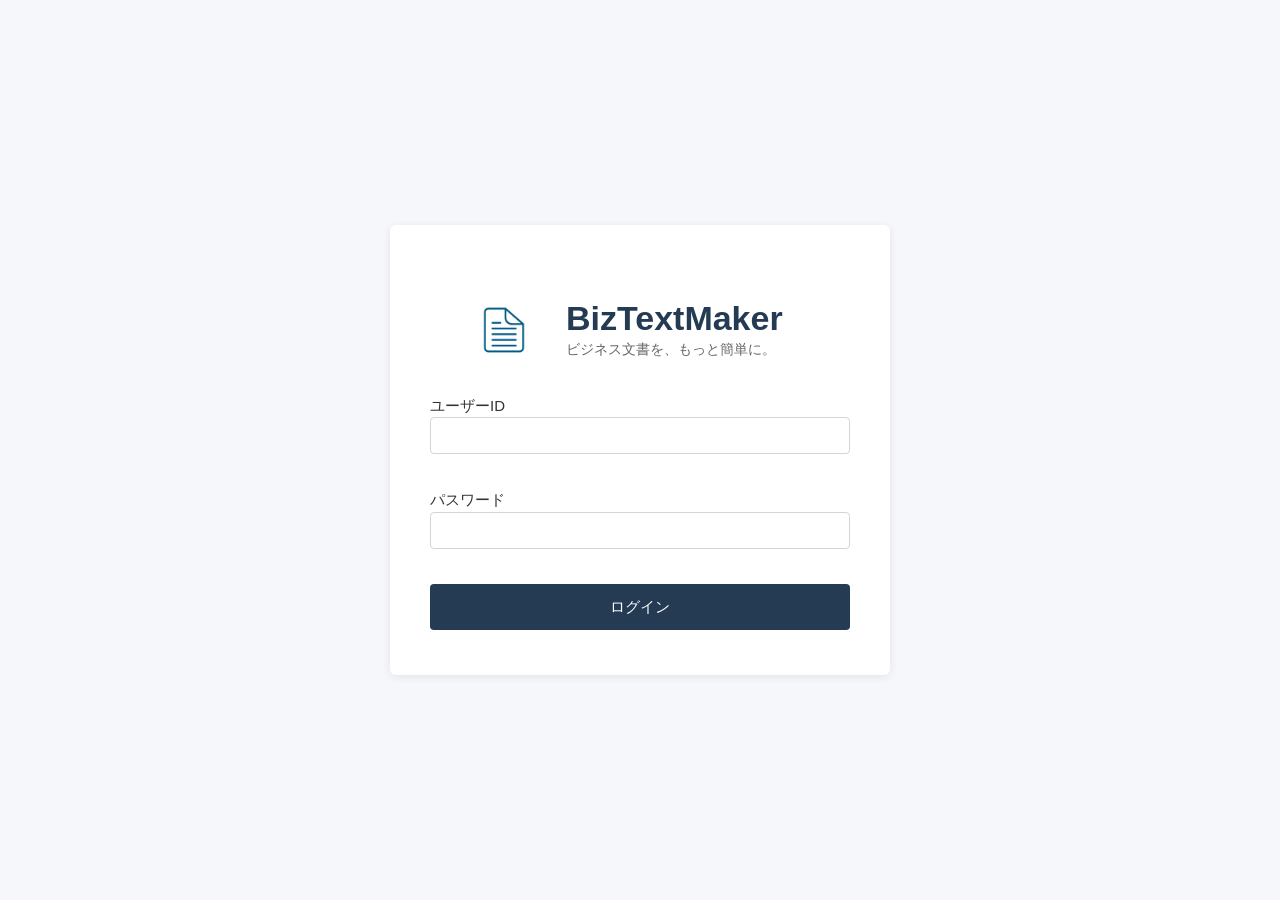
<file: index.html>
<!DOCTYPE html>
<html lang="ja">

<head>
    <meta charset="UTF-8">
    <title>BizTextMaker ログイン</title>

    <link rel="stylesheet" href="css/style.css">
    <link rel="stylesheet" href="css/login.css">
</head>

<body>

    <div class="login-container">

        <!-- ロゴ -->
        <div class="logo-area">

            <img
                src="images/txet.png"
                alt="BizTextMaker"
                class="login-logo">

            <div class="logo-text">
                <h1>BizTextMaker</h1>
                <p>ビジネス文書を、もっと簡単に。</p>
            </div>

        </div>

        <!-- ログインフォーム -->
        <form id="loginForm" autocomplete="off">

            <p>
                <label for="userId">ユーザーID</label>
                <input
                    type="text"
                    id="userId"
                    required>
            </p>

            <p>
                <label for="password">パスワード</label>
                <input
                    type="password"
                    id="password"
                    required>
            </p>

            <button
                type="submit"
                id="loginButton"
                class="login-button">
                ログイン
            </button>

        </form>

    </div>

    <script src="js/login.js"></script>

</body>

</html>
</file>
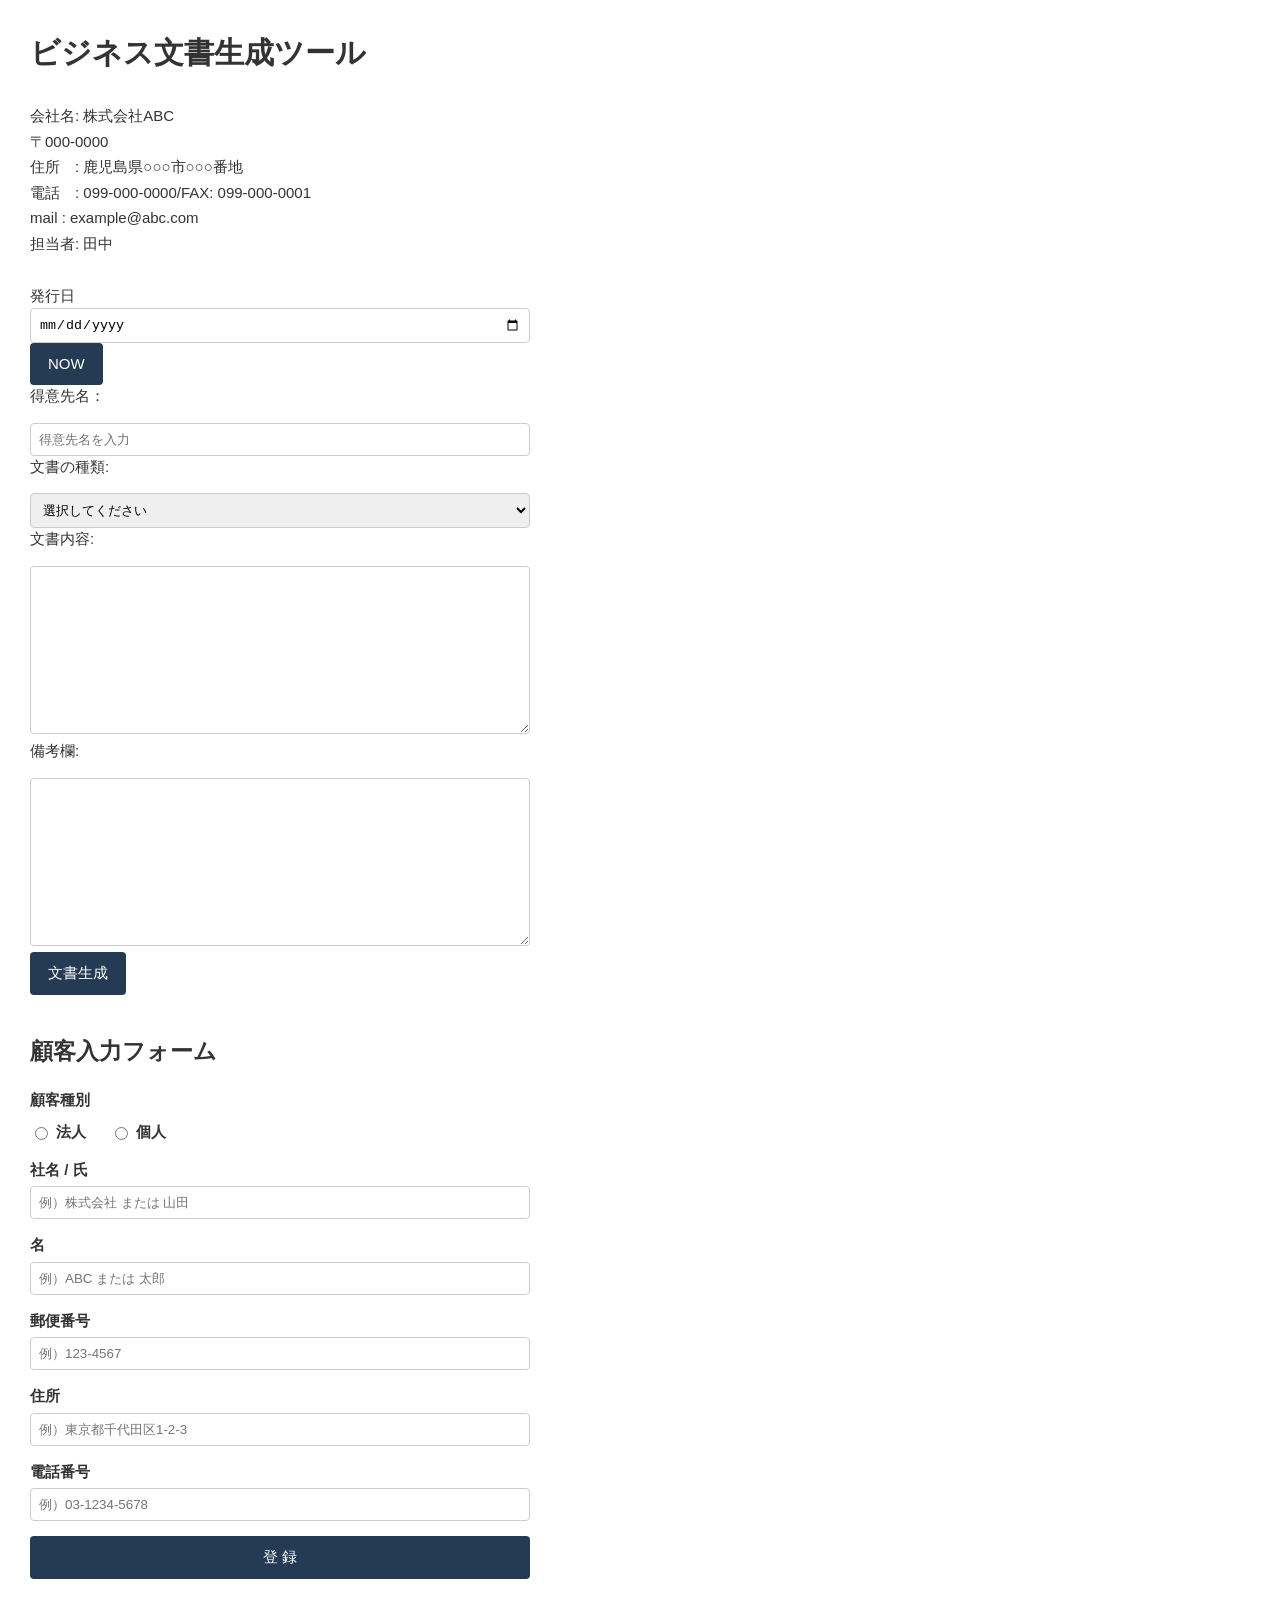
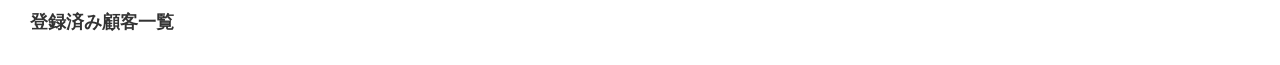
<file: main.html>
<!DOCTYPE html>
<html lang="ja">
<head>
    <meta charset="UTF-8">
    <meta name="viewport" content="width=device-width, initial-scale=1.0">
    <title>BizTextMaker</title>

    <link rel="stylesheet" href="css/style.css">
    

</head>

<body>
    <h1>ビジネス文書生成ツール</h1>

    <div class="company-info" id="companyInfo">
        
        <div class="company-block">
            <!-- 会社情報 -->
            <p>会社名: 株式会社ABC</p>
            <p>〒000-0000</p>
            <p>住所　: 鹿児島県○○○市○○○番地</p>
            <p>電話　: 099-000-0000/FAX: 099-000-0001</p>
            <p>mail : example@abc.com</p>
            <p>担当者: 田中</p>
        </div>
    </div>

    <!-- 入力フォーム -->
    <div class="form-area">
        
        <!-- 発行日時 -->
            <label for="issueDate">
                発行日
            </label>
            <input type="date" id="issueDate">
            <button type="button" id="nowButton">NOW</button>

        <!-- 得意先名 -->
            <label class="form-item" for="customerName">
                得意先名：
            </label>
            
            <input type="text"
                id="customerName"
                list="customerList"
                placeholder="得意先名を入力">
        
            <datalist id="customerList">                
            </datalist>    
            
        <!-- 文書の種類 -->
            <label class="form-item" for="documentType">
                文書の種類:
            </label>
                <select 
                    id="documentType"
                    name="documentType">

                    <option value="">選択してください</option>
                    <option value="kakaku">価格改定のお知らせ</option>
                    <option value="yasumi">臨時休業のお知らせ</option>
                    <option value="saisoku">お支払い確認のお願い</option>
                    <option value="nouki">納期遅延のお知らせ</option>
                    <option value="maintenance">システムメンテナンス・サービス停止のお知らせ</option>
                    <option value="newService">新サービス・新機能追加のお知らせ</option>
                </select>
        
        <!-- 文書内容 -->
                <label class="form-item" for="documentContent">
                    文書内容:
                </label>
                <textarea
                    id="documentContent"
                    rows="10">
                </textarea>


        <!-- 備考 -->
            <label class="form-item" for="inputText">
                備考欄:
            </label>
            <textarea
                id="inputText"
                rows="10"
                placeholder="ここに備考を入力してください...">
            </textarea>


        <!-- 文書生成 -->
            <button id="createButton">
                文書生成
            </button>
        
    </div>
    <!-- フォームエリアここまで -->

<!-- 顧客登録 -->
<div class="customer-area">

    <form id="customerForm">

        <h2>顧客入力フォーム</h2>

            <!-- 顧客種別 -->
            <div class="form-item">
                <label>
                    顧客種別
                </label>

                <div class="client-type">
                    <label class="client">
                        <input
                            type="radio"
                            name="clientType"
                            value="corporate"
                            required>
                        法人
                    </label>

                    <label class="client">
                        <input
                            type="radio"
                            name="clientType"
                            value="individual">
                        個人
                    </label>
                </div>
            </div>

            <!-- 社名 / 氏 -->
            <div class="form-item">
                <label for="nameLast">
                    社名 / 氏
                </label>

                <input
                    type="text"
                    id="nameLast"
                    class="form-input"
                    placeholder="例）株式会社 または 山田"
                    required>
            </div>

            <!-- 名 -->
            <div class="form-item">
                <label for="nameFirst">
                    名
                </label>

                <input
                    type="text"
                    id="nameFirst"
                    class="form-input"
                    placeholder="例）ABC または 太郎"
                    required>
            </div>

            <!-- 部署 -->
            <!--
            <div class="form-item">
                <label for="department">
                    部署
                </label>

                <input
                    type="text"
                    id="department"
                    class="form-input"
                    placeholder="例）営業部">
            </div>
            -->

            <!-- 担当者 -->
            <!--
            <div class="form-item">

                <label for="contactPerson">
                    担当者
                </label>

                <input
                    type="text"
                    id="contactPerson"
                    class="form-input"
                    placeholder="例）田中">

            </div>
            -->

            <!-- 郵便番号 -->
            <div class="form-item">
                <label for="postalCode">
                    郵便番号
                </label>

                <input
                    type="text"
                    id="postalCode"
                    class="form-input"
                    placeholder="例）123-4567"
                    required>
            </div>

            <!-- 住所 -->
            <div class="form-item">
                <label for="address">
                    住所
                </label>

                <input
                    type="text"
                    id="address"
                    class="form-input"
                    placeholder="例）東京都千代田区1-2-3"
                    required>
            </div>

            <!-- 電話番号 -->
            <div class="form-item">

                <label for="phoneNumber">
                    電話番号
                </label>

                <input
                    type="tel"
                    id="phoneNumber"
                    class="form-input"
                    inputmode="numeric"
                    placeholder="例）03-1234-5678"
                    required>
            </div>

            <!-- メールアドレス -->
            <!--
            <div class="form-item">
                <label for="email">
                    メールアドレス
                </label>

                <input
                    type="email"
                    id="email"
                    class="form-input"
                    placeholder="例）user@example.com">

            </div>
            -->

            <!-- 備考 -->
            <!--
            <div class="form-item">

                <label for="notes">
                    備考
                </label>

                <textarea
                    id="notes"
                    class="form-input"
                    placeholder="備考内容"></textarea>

            </div>
            -->

            <!-- 登録ボタン -->
            <div class="form-item">

                <button
                    class="button"
                    type="submit">

                    登 録

                </button>
            </div>

            <!-- 顧客一覧表示 -->
            <h3>登録済み顧客一覧</h3>
            <div id="customerListArea">
            </div>
        </form>

    </div>

    <!-- 出力結果 -->
    <div id="resultArea"> 
        
        <div id="result">
        </div>
    </div>


    <script src="js/template.js"></script>
    <script src="js/script.js"></script>
    <script src="js/customer.js"></script>
</body>


</html>
</file>
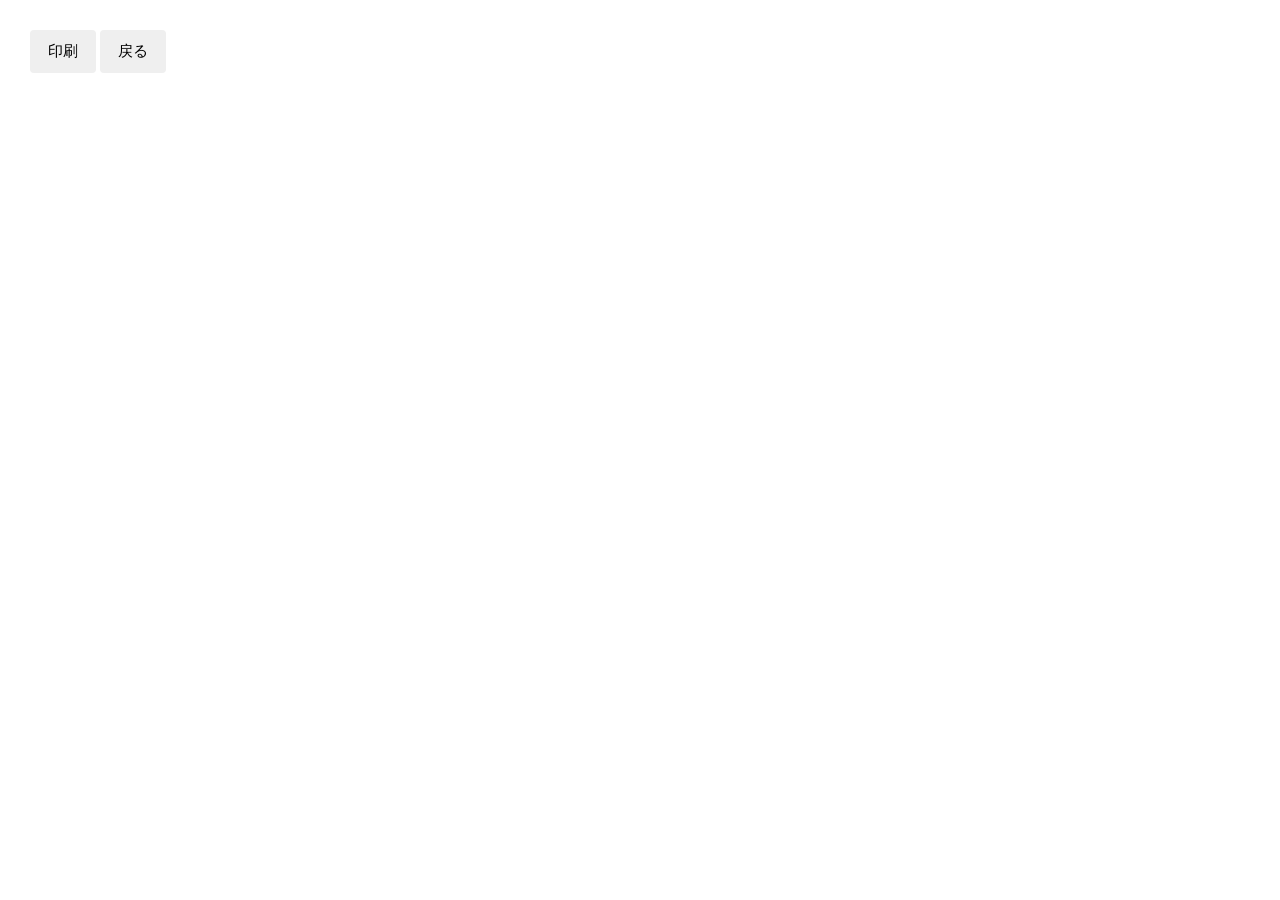
<file: preview.html>
<!DOCTYPE html>
<html lang="ja">

<head>

    <meta charset="UTF-8">

    <meta name="viewport"
        content="width=device-width, initial-scale=1.0">

    <title>
        文書プレビュー
    </title>

    <link rel="stylesheet"
        href="css/style.css">

</head>

<body>

    <h1>
        <!-- 文書プレビュー -->
    </h1>

    <!-- プレビュー表示 -->
    <div id="previewArea">
    </div>

    <!-- ボタン -->
    <div class="button-area">

        <button id="printButton">
            印刷
        </button>

        <button onclick="history.back()">
            戻る
        </button>

    </div>

    <script src="js/preview.js"></script>

</body>

</html>
</file>
<file: css/style.css>
@charset "UTF-8";

/* =====================
        共通設定
===================== */
body {
    font-family:
        "Noto Sans JP",
        "Helvetica Neue",
        Helvetica,
        "Hiragino Sans",
        Arial,
        "Yu Gothic",
        Meiryo,
        sans-serif;
    font-size: 15px;
    line-height: 1.5;
    color: #333;
    margin: 30px;
}

/* =====================
        レイアウト
===================== */
h1 {
    margin-bottom: 30px;
}
h2 {
    margin-top: 40px;
    margin-bottom: 20px;
}
h3 {
    margin-top: 30px;
}

/* =====================
　入力フォーム・顧客一覧      
===================== */
.form-area,
.customer-area {
    width: 100%;
    max-width: 500px;
}

/* =====================
        入力フォーム
===================== */
.form-item {
    display: flex;
    flex-direction: column;
    gap: 5px;
    margin-bottom: 15px;
}

.form-item label {
    font-weight: bold;
}

.form-input,
.form-area input,
.form-area select,
.form-area textarea {
    width: 100%;
    padding: 8px;
    box-sizing: border-box;
    border: 1px solid #ccc;
    border-radius: 4px;
}

/* ラジオボタンは幅100%にしない */
.client-type {
    display: flex;
    gap: 24px;
    margin-top: 5px;
}

.client {
    display: flex;
    align-items: center;
    gap: 5px;
    font-weight: normal;
}

.client input {
    width: auto;
}

/* =====================
        ボタン
===================== */
button {
    padding: 10px 18px;
    border: none;
    border-radius: 4px;
    cursor: pointer;
    font: inherit;
}

.button,
#createButton,
#nowButton {
    background: #243b53;
    color: white;
}

.button:hover,
#createButton:hover,
#nowButton:hover {
    background: #334e68;
}

/* =====================
        会社情報
===================== */
.company-info {
    margin-bottom: 30px;
    margin-bottom: 340x;
}

.company-block p {
    margin: 3px 0;
}

/* =====================
        顧客一覧
===================== */
.customer-item {
    display: flex;
    align-items: center;
    margin-bottom: 8px;
}

.customer-name {
    width: 180px;
    font-weight: bold;
}


.customer-buttons {
    display: flex;
    gap: 8px;
}

/* =====================
        preview.html
===================== */
.issueDate,
.companyInfo {
    display: flex;
    justify-content: flex-end;
    text-align: left;
    line-height: 1.3;
    margin-bottom: 15px;
    font-size: 14px;
}


.companyInfo p {
    margin: 0;
}


.documentContent {
    text-align: center;
    font-size: 18px;
}

.customerName {
    text-align: left;
    font-size: 18px;
    margin-bottom: 20px;
}

.documentTitle {
    text-align: center;
    font-size: 20px;
    margin-bottom: 30px;
}

.documentBody {
    text-align: left;
    line-height: 1.8;
}

/* =====================
印刷・プレビュー時非表示
===================== */
@media print {
    button,
    h1,
    h2 {
        display: none;
    }
}
</file>
<file: css/login.css>
/* =====================
        共通設定
===================== */

:root {
    --main-color: #243b53;
    --main-color-hover: #334e68;
    --background-color: #f5f7fa;
    --border-color: #d1d5db;
    --card-color: #ffffff;

    --radius-small: 4px;
    --radius-medium: 6px;

    --shadow: 0 2px 8px rgba(0, 0, 0, 0.08);
}


/* =====================
        レイアウト
===================== */

body {
    margin: 0;
    min-height: 100vh;
    display: flex;
    justify-content: center;
    align-items: center;

    background-color: var(--background-color);
    font-family:
        "Noto Sans JP",
        sans-serif;
}

.login-container {
    width: 90%;
    max-width: 420px;
    padding: 55px 40px 45px;
    background-color: 
        var(--card-color);
    border-radius: 
        var(--radius-medium);
    box-shadow: 
        var(--shadow);
}
.logo-area {
    display: flex;
    justify-content: center;
    align-items: center;
    gap: 12px;
}
.login-logo {
    width: 100px;
    flex-shrink: 0;
}
.logo-text{
    width:260px;
    text-align:left;
}
.logo-text h1 {
    margin: 0;
    font-size: 34px;
    line-height: 1.1;
    color: #243b53;
    margin-left: 0;
}
.logo-text p {
    margin: 2px 0 0;
    font-size: 14px;
    color: #666;
}


/* =====================
        入力フォーム
===================== */

.login-container input {
    width: 100%;
    padding: 10px;
    margin-bottom: 20px;
    border:1px solid 
        var(--border-color);
    border-radius:
        var(--radius-small);
    box-sizing: border-box;
}


/* =====================
        ボタン
===================== */

.login-button {
    width: 100%;
    padding: 12px;
    border: none;
    border-radius:
        var(--radius-small);
    background-color:
        var(--main-color);
    color: #fff;
    cursor: pointer;
    transition:
        background-color 0.2s;
}


.login-button:hover {
    background-color:
        var(--main-color-hover);
}


.login-button:focus {
    outline:2px solid 
        var(--main-color-hover);
    outline-offset: 2px;
}
</file>
